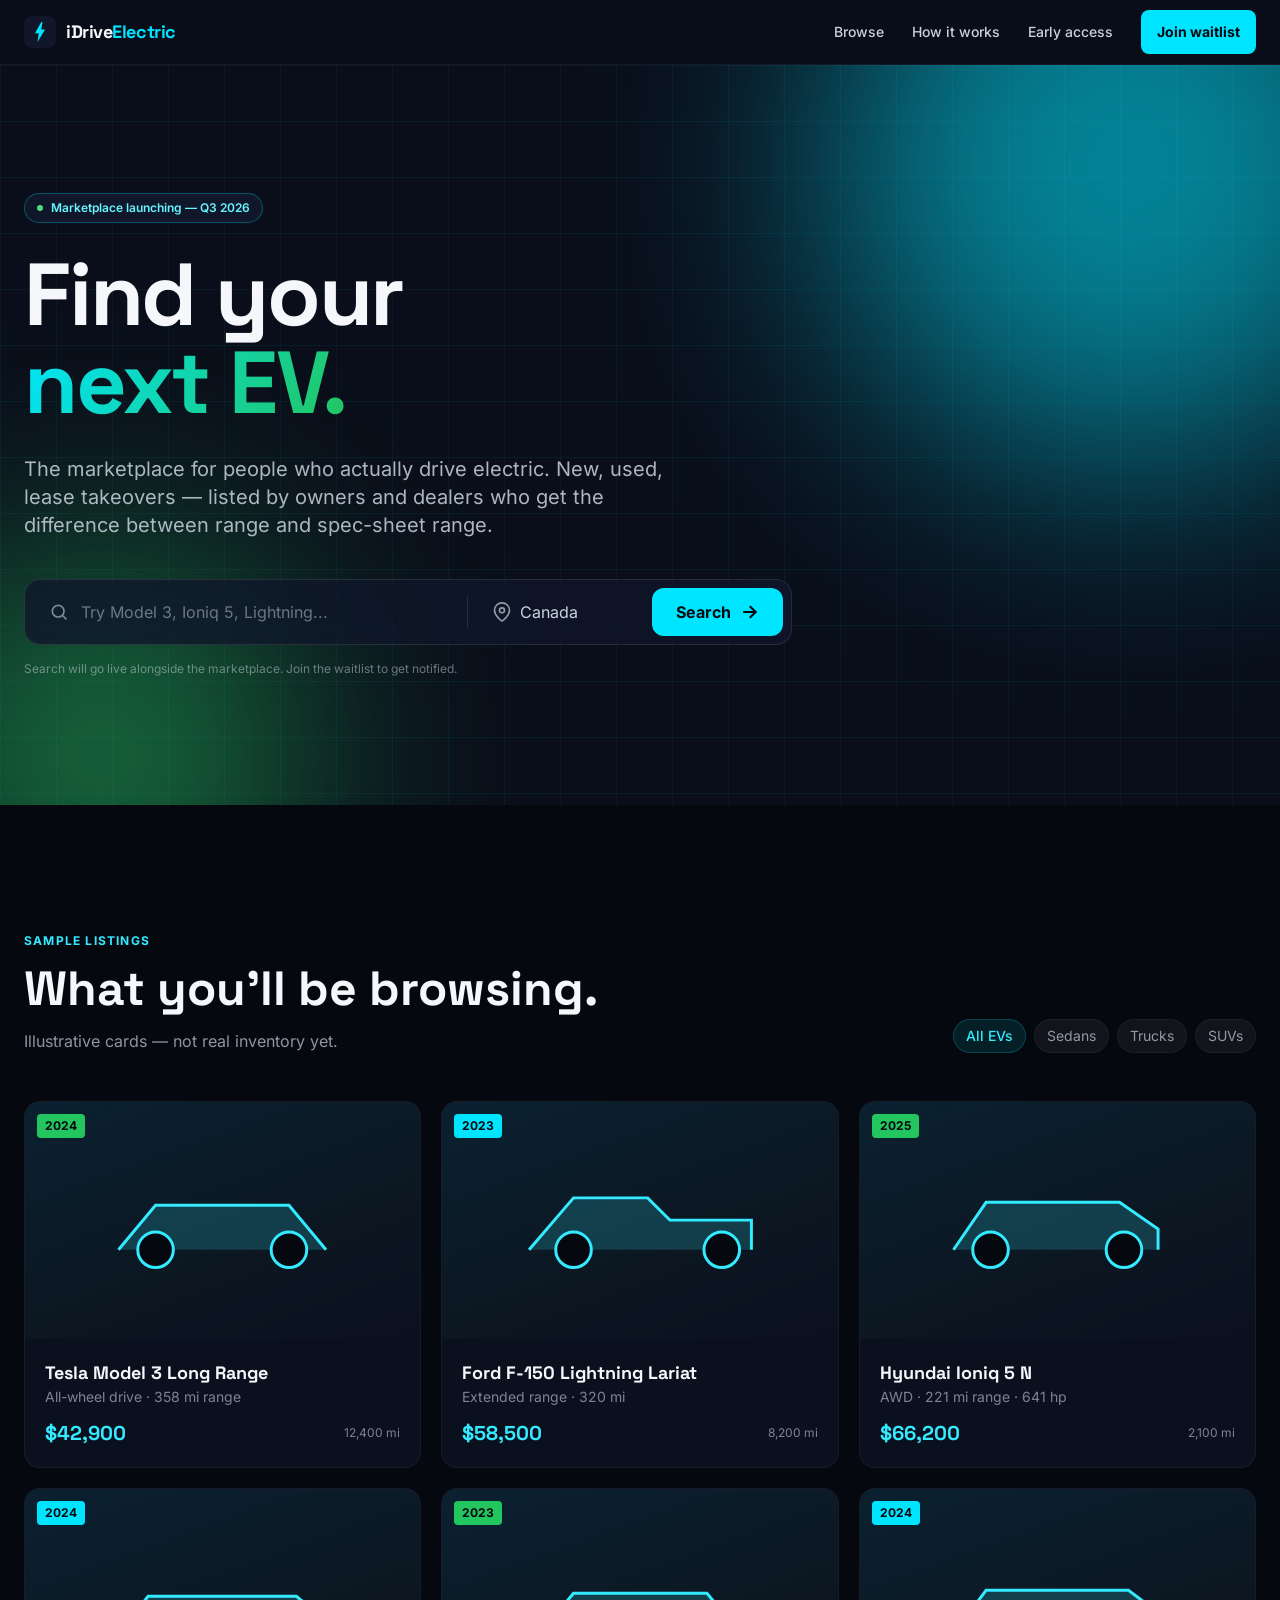
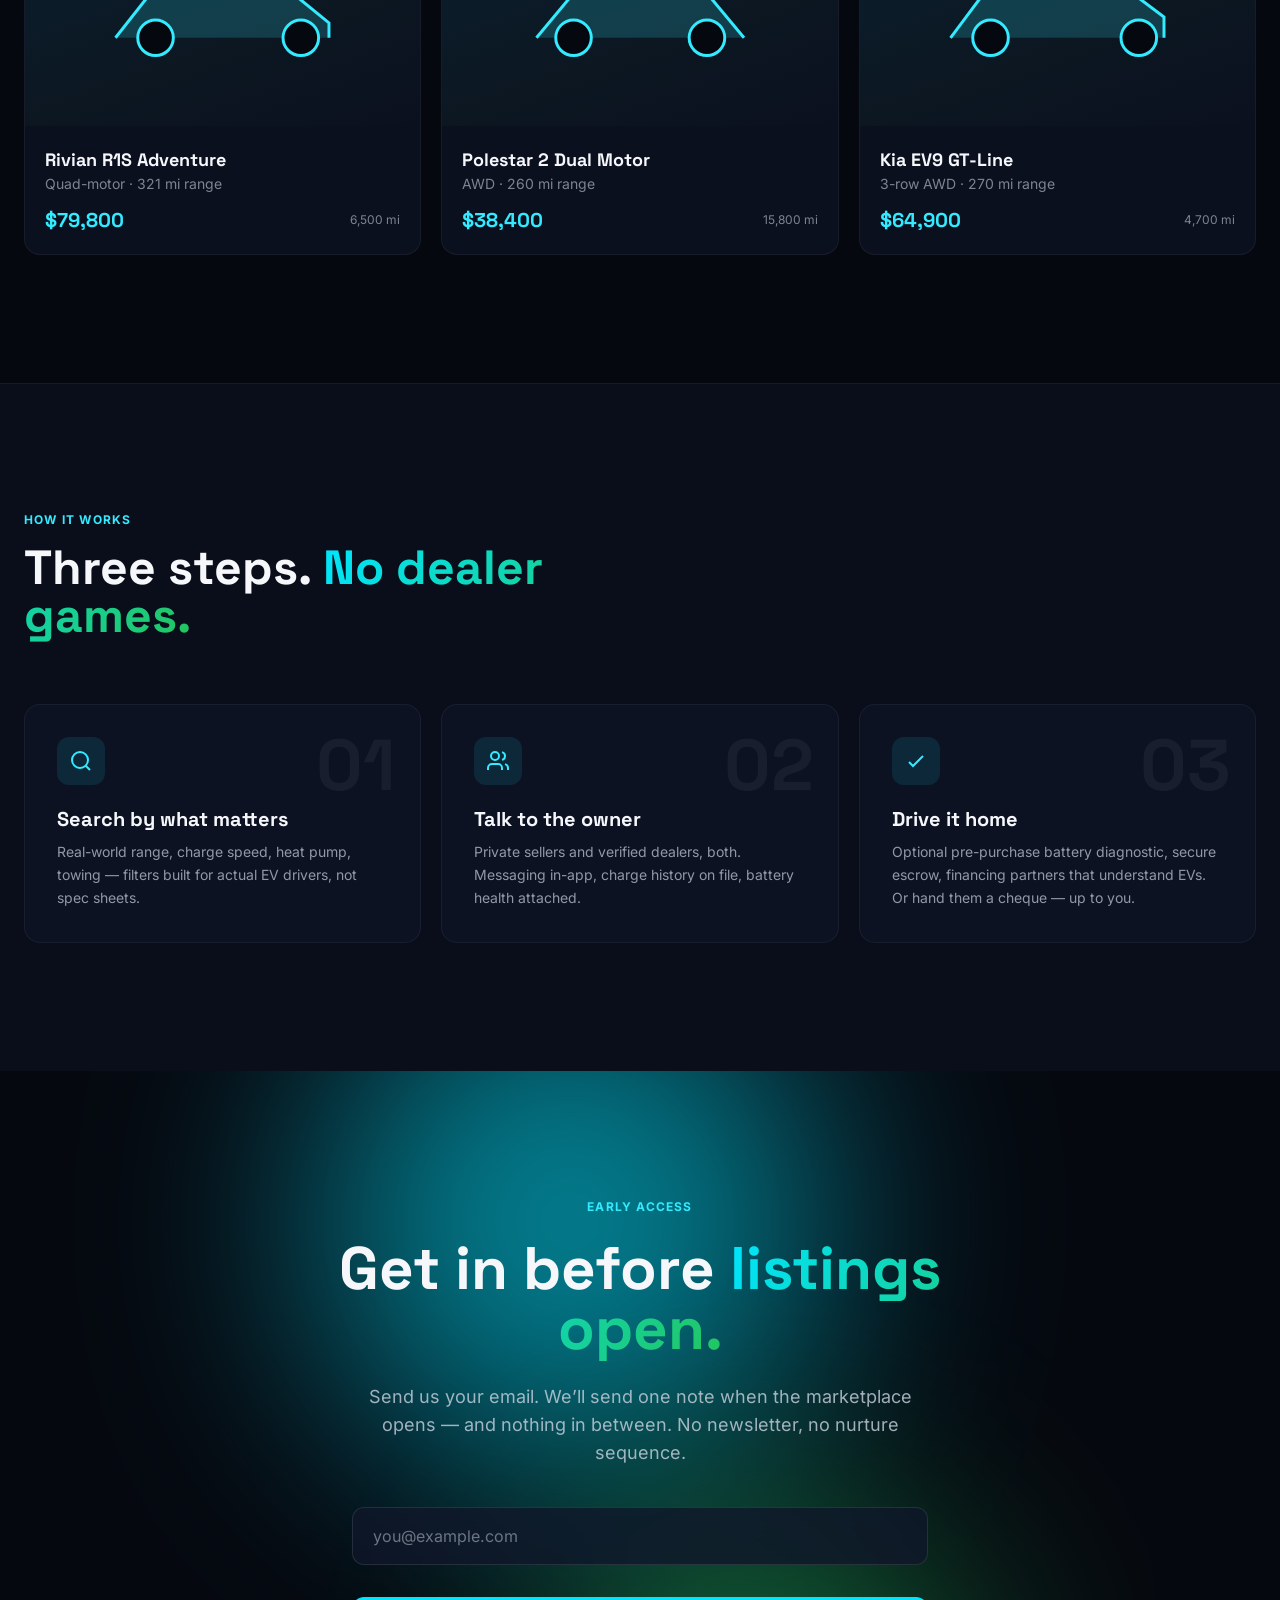
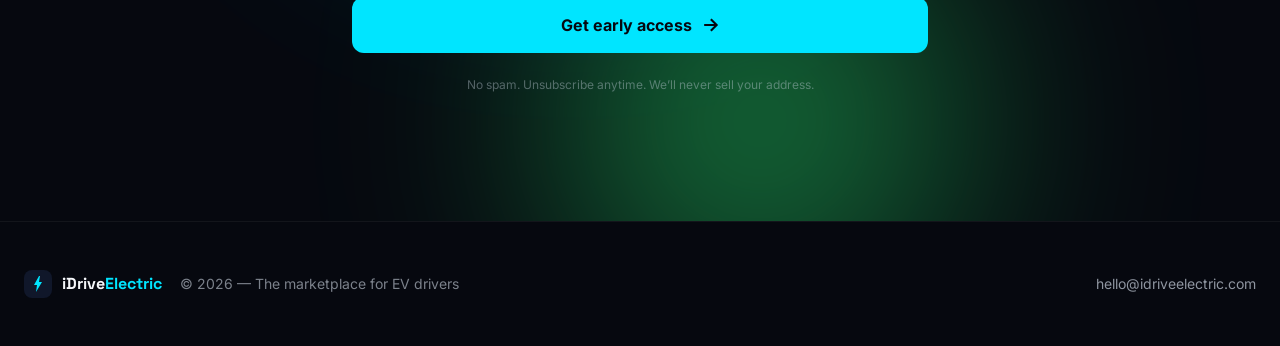
<file: index.html>
<!DOCTYPE html>
<html lang="en" class="scroll-smooth">
<head>
<meta charset="UTF-8">
<meta name="viewport" content="width=device-width, initial-scale=1.0">
<title>iDriveElectric — The Marketplace for People Who Drive Electric</title>
<meta name="description" content="Find your next EV. New and used electric vehicles, listed by people who actually own them. Launching soon — get early access.">
<link rel="canonical" href="https://idriveelectric.com/">
<meta name="theme-color" content="#00E5FF">
<meta property="og:title" content="iDriveElectric — The Marketplace for People Who Drive Electric">
<meta property="og:description" content="New and used electric vehicles, listed by people who actually own them.">
<meta property="og:type" content="website">
<meta property="og:url" content="https://idriveelectric.com">
<link rel="preload" href="/fonts/inter-latin.woff2" as="font" type="font/woff2" crossorigin>
<link rel="preload" href="/fonts/space-grotesk-latin.woff2" as="font" type="font/woff2" crossorigin>
<link rel="icon" href="data:image/svg+xml,%3Csvg xmlns='http://www.w3.org/2000/svg' viewBox='0 0 32 32'%3E%3Crect width='32' height='32' fill='%230A0E1A' rx='6'/%3E%3Cpath d='M12 6l-4 14h6l-2 6 10-14h-6l2-6z' fill='%2300E5FF'/%3E%3C/svg%3E">
<link rel="stylesheet" href="/style.css">
<style>
  body { font-family: 'Inter', system-ui, sans-serif; }
  .font-display { font-family: 'Space Grotesk', system-ui, sans-serif; }
  *:focus-visible {
    outline: 3px solid #00E5FF;
    outline-offset: 3px;
    border-radius: 6px;
  }
  .hp { position: absolute; left: -10000px; }
  .grid-bg {
    background-image:
      linear-gradient(rgba(0,229,255,.06) 1px, transparent 1px),
      linear-gradient(90deg, rgba(0,229,255,.06) 1px, transparent 1px);
    background-size: 56px 56px;
  }
  .grad-cyan-volt {
    background: linear-gradient(120deg, #00E5FF 0%, #22C55E 100%);
    -webkit-background-clip: text;
    background-clip: text;
    -webkit-text-fill-color: transparent;
  }
  .glow {
    box-shadow: 0 0 0 1px rgba(0,229,255,.4), 0 8px 40px -8px rgba(0,229,255,.5);
  }
  .grad-bg-card {
    background: linear-gradient(160deg, rgba(0,229,255,.08), rgba(34,197,94,.04) 60%, transparent);
  }
  .glow-blob {
    position: absolute;
    border-radius: 9999px;
    filter: blur(120px);
    opacity: 0.55;
    pointer-events: none;
  }
  @media (prefers-reduced-motion: no-preference) {
    .pulse-dot { animation: pulse 2s ease-in-out infinite; }
    @keyframes pulse {
      0%, 100% { opacity: 1; }
      50% { opacity: 0.4; }
    }
    .reveal { opacity: 0; transform: translateY(20px); animation: rise .7s ease-out forwards; }
    .reveal-2 { animation-delay: .12s; }
    .reveal-3 { animation-delay: .24s; }
    @keyframes rise { to { opacity: 1; transform: translateY(0); } }
  }
</style>
</head>
<body class="bg-ink-900 text-bone-50 antialiased">

<a href="#main" class="sr-only focus:not-sr-only focus:fixed focus:top-4 focus:left-4 bg-cyan-500 text-ink-950 px-4 py-2 rounded-md z-50 text-sm font-bold">Skip to content</a>

<header class="sticky top-0 z-30 border-b border-white/5 bg-ink-900/85 backdrop-blur">
  <div class="max-w-7xl mx-auto px-6 h-16 flex items-center justify-between">
    <a href="#" class="flex items-center gap-2.5" aria-label="iDriveElectric home">
      <span class="w-8 h-8 rounded-lg bg-ink-800 grid place-items-center" aria-hidden="true">
        <svg class="w-4 h-5" viewBox="0 0 24 32" fill="none" aria-hidden="true"><path d="M14 0L4 18h6l-2 14L20 12h-6l2-12z" fill="#00E5FF"/></svg>
      </span>
      <span class="font-display font-bold text-lg tracking-tight">iDrive<span class="text-cyan-500">Electric</span></span>
    </a>
    <nav class="hidden md:flex items-center gap-7 text-sm font-medium text-bone-200" aria-label="Primary">
      <a href="#browse" class="hover:text-cyan-400 transition-colors">Browse</a>
      <a href="#how" class="hover:text-cyan-400 transition-colors">How it works</a>
      <a href="#waitlist" class="hover:text-cyan-400 transition-colors">Early access</a>
      <a href="#waitlist" class="inline-flex items-center gap-1.5 bg-cyan-500 text-ink-950 hover:bg-cyan-400 px-4 py-2 rounded-lg font-bold transition-colors min-h-[44px]">Join waitlist</a>
    </nav>
    <a href="#waitlist" class="md:hidden bg-cyan-500 text-ink-950 px-4 py-2 rounded-lg text-sm font-bold min-h-[44px] inline-flex items-center">Waitlist</a>
  </div>
</header>

<main id="main">

  <!-- HERO -->
  <section class="relative overflow-hidden grid-bg">
    <span class="glow-blob bg-cyan-500 w-[600px] h-[600px] top-[-200px] right-[-150px]" aria-hidden="true"></span>
    <span class="glow-blob bg-volt-500 w-[400px] h-[400px] bottom-[-150px] left-[-100px] opacity-40" aria-hidden="true"></span>
    <div class="relative max-w-7xl mx-auto px-6 pt-20 pb-24 md:pt-32 md:pb-32">
      <div class="max-w-4xl reveal">
        <div class="inline-flex items-center gap-2 bg-ink-800 border border-cyan-500/30 px-3 py-1.5 rounded-full text-xs font-semibold mb-7 text-cyan-300">
          <span class="w-1.5 h-1.5 bg-volt-400 rounded-full pulse-dot" aria-hidden="true"></span>
          Marketplace launching — Q3 2026
        </div>
        <h1 class="font-display text-5xl md:text-7xl lg:text-[5.5rem] font-bold leading-[1.02] tracking-tight mb-7">
          Find your <br><span class="grad-cyan-volt">next EV.</span>
        </h1>
        <p class="text-lg md:text-xl text-bone-200/85 leading-relaxed mb-10 max-w-2xl">
          The marketplace for people who actually drive electric. New, used, lease takeovers
          &mdash; listed by owners and dealers who get the difference between range and
          spec-sheet range.
        </p>

        <!-- Mock search bar -->
        <form class="reveal reveal-2 max-w-3xl bg-ink-800/80 border border-white/10 rounded-2xl p-2 flex flex-col sm:flex-row gap-2 backdrop-blur" onsubmit="event.preventDefault(); window.location.hash='#waitlist'; document.getElementById('waitlist-cta').focus()">
          <label class="flex-1 flex items-center gap-3 px-4 py-3">
            <svg class="w-5 h-5 text-bone-200/60 shrink-0" viewBox="0 0 24 24" fill="none" stroke="currentColor" stroke-width="2" aria-hidden="true"><circle cx="11" cy="11" r="7"/><path d="M21 21l-4.3-4.3"/></svg>
            <span class="sr-only">Search make or model</span>
            <input type="search" class="bg-transparent text-bone-50 placeholder-bone-200/50 w-full outline-none text-base" placeholder="Try Model 3, Ioniq 5, Lightning..." aria-label="Search EVs">
          </label>
          <div class="hidden sm:block w-px bg-white/10 my-2"></div>
          <label class="flex items-center gap-2 px-4 py-3 text-base text-bone-200/70">
            <svg class="w-5 h-5" viewBox="0 0 24 24" fill="none" stroke="currentColor" stroke-width="2" aria-hidden="true"><path d="M21 10c0 7-9 13-9 13s-9-6-9-13a9 9 0 0118 0z"/><circle cx="12" cy="10" r="3"/></svg>
            <span class="sr-only">Region</span>
            <select class="bg-transparent text-bone-200 outline-none appearance-none pr-2" aria-label="Region">
              <option class="bg-ink-800">Canada</option>
              <option class="bg-ink-800">United States</option>
            </select>
          </label>
          <button type="submit" class="bg-cyan-500 hover:bg-cyan-400 text-ink-950 font-bold px-6 py-3 rounded-xl transition-colors min-h-[48px] inline-flex items-center justify-center gap-2">
            Search
            <svg class="w-5 h-5" viewBox="0 0 24 24" fill="none" stroke="currentColor" stroke-width="2.5" aria-hidden="true"><path d="M5 12h14M13 5l7 7-7 7"/></svg>
          </button>
        </form>
        <p class="text-xs text-bone-200/50 mt-4 reveal reveal-3">Search will go live alongside the marketplace. Join the waitlist to get notified.</p>
      </div>
    </div>
  </section>

  <!-- BROWSE / SAMPLE LISTINGS -->
  <section id="browse" class="py-24 md:py-32 bg-ink-950 relative">
    <div class="max-w-7xl mx-auto px-6">
      <div class="flex flex-wrap items-end justify-between gap-6 mb-12">
        <div class="max-w-2xl">
          <div class="text-xs uppercase tracking-widest text-cyan-400 font-bold mb-4">Sample listings</div>
          <h2 class="font-display text-4xl md:text-5xl font-bold leading-tight mb-4">
            What you&rsquo;ll be browsing.
          </h2>
          <p class="text-bone-200/70">Illustrative cards &mdash; not real inventory yet.</p>
        </div>
        <div class="flex gap-2 text-sm">
          <span class="px-3 py-1.5 bg-cyan-500/10 text-cyan-400 rounded-full border border-cyan-500/20 font-medium">All EVs</span>
          <span class="px-3 py-1.5 bg-white/5 text-bone-200/70 rounded-full border border-white/5">Sedans</span>
          <span class="px-3 py-1.5 bg-white/5 text-bone-200/70 rounded-full border border-white/5">Trucks</span>
          <span class="px-3 py-1.5 bg-white/5 text-bone-200/70 rounded-full border border-white/5">SUVs</span>
        </div>
      </div>

      <div class="grid sm:grid-cols-2 lg:grid-cols-3 gap-5">
        <article class="rounded-2xl border border-white/5 bg-ink-800/60 overflow-hidden hover:border-cyan-500/40 transition-colors group">
          <div class="aspect-[5/3] grad-bg-card relative grid place-items-center overflow-hidden">
            <svg viewBox="0 0 200 100" class="w-3/4 text-cyan-400" aria-hidden="true"><path d="M30 70 L55 40 H145 L170 70 Z M50 70 V80 H60 V70 Z M140 70 V80 H150 V70 Z" fill="currentColor" opacity=".18"/><path d="M30 70 L55 40 H145 L170 70" stroke="currentColor" stroke-width="2" fill="none"/><circle cx="55" cy="70" r="12" fill="#06080F" stroke="currentColor" stroke-width="2"/><circle cx="145" cy="70" r="12" fill="#06080F" stroke="currentColor" stroke-width="2"/></svg>
            <span class="absolute top-3 left-3 bg-volt-500 text-ink-950 text-xs font-bold px-2 py-1 rounded">2024</span>
          </div>
          <div class="p-5">
            <h3 class="font-display font-bold text-lg">Tesla Model 3 Long Range</h3>
            <div class="text-sm text-bone-200/60 mb-3">All-wheel drive · 358 mi range</div>
            <div class="flex items-center justify-between">
              <span class="font-display text-xl font-bold text-cyan-400">$42,900</span>
              <span class="text-xs text-bone-200/60">12,400 mi</span>
            </div>
          </div>
        </article>

        <article class="rounded-2xl border border-white/5 bg-ink-800/60 overflow-hidden hover:border-cyan-500/40 transition-colors group">
          <div class="aspect-[5/3] grad-bg-card relative grid place-items-center overflow-hidden">
            <svg viewBox="0 0 200 100" class="w-3/4 text-cyan-400" aria-hidden="true"><path d="M25 70 L55 35 H105 L120 50 H175 V70 Z M50 70 V80 H62 V70 Z M150 70 V80 H162 V70 Z" fill="currentColor" opacity=".18"/><path d="M25 70 L55 35 H105 L120 50 H175 V70" stroke="currentColor" stroke-width="2" fill="none"/><circle cx="55" cy="70" r="12" fill="#06080F" stroke="currentColor" stroke-width="2"/><circle cx="155" cy="70" r="12" fill="#06080F" stroke="currentColor" stroke-width="2"/></svg>
            <span class="absolute top-3 left-3 bg-cyan-500 text-ink-950 text-xs font-bold px-2 py-1 rounded">2023</span>
          </div>
          <div class="p-5">
            <h3 class="font-display font-bold text-lg">Ford F-150 Lightning Lariat</h3>
            <div class="text-sm text-bone-200/60 mb-3">Extended range · 320 mi</div>
            <div class="flex items-center justify-between">
              <span class="font-display text-xl font-bold text-cyan-400">$58,500</span>
              <span class="text-xs text-bone-200/60">8,200 mi</span>
            </div>
          </div>
        </article>

        <article class="rounded-2xl border border-white/5 bg-ink-800/60 overflow-hidden hover:border-cyan-500/40 transition-colors group">
          <div class="aspect-[5/3] grad-bg-card relative grid place-items-center overflow-hidden">
            <svg viewBox="0 0 200 100" class="w-3/4 text-cyan-400" aria-hidden="true"><path d="M30 70 L52 38 H142 L168 56 V70 Z M50 70 V80 H62 V70 Z M140 70 V80 H152 V70 Z" fill="currentColor" opacity=".18"/><path d="M30 70 L52 38 H142 L168 56 V70" stroke="currentColor" stroke-width="2" fill="none"/><circle cx="55" cy="70" r="12" fill="#06080F" stroke="currentColor" stroke-width="2"/><circle cx="145" cy="70" r="12" fill="#06080F" stroke="currentColor" stroke-width="2"/></svg>
            <span class="absolute top-3 left-3 bg-volt-500 text-ink-950 text-xs font-bold px-2 py-1 rounded">2025</span>
          </div>
          <div class="p-5">
            <h3 class="font-display font-bold text-lg">Hyundai Ioniq 5 N</h3>
            <div class="text-sm text-bone-200/60 mb-3">AWD · 221 mi range · 641 hp</div>
            <div class="flex items-center justify-between">
              <span class="font-display text-xl font-bold text-cyan-400">$66,200</span>
              <span class="text-xs text-bone-200/60">2,100 mi</span>
            </div>
          </div>
        </article>

        <article class="rounded-2xl border border-white/5 bg-ink-800/60 overflow-hidden hover:border-cyan-500/40 transition-colors group">
          <div class="aspect-[5/3] grad-bg-card relative grid place-items-center overflow-hidden">
            <svg viewBox="0 0 200 100" class="w-3/4 text-cyan-400" aria-hidden="true"><path d="M28 70 L50 42 H150 L172 60 V70 Z M48 70 V80 H60 V70 Z M148 70 V80 H160 V70 Z" fill="currentColor" opacity=".18"/><path d="M28 70 L50 42 H150 L172 60 V70" stroke="currentColor" stroke-width="2" fill="none"/><circle cx="55" cy="70" r="12" fill="#06080F" stroke="currentColor" stroke-width="2"/><circle cx="153" cy="70" r="12" fill="#06080F" stroke="currentColor" stroke-width="2"/></svg>
            <span class="absolute top-3 left-3 bg-cyan-500 text-ink-950 text-xs font-bold px-2 py-1 rounded">2024</span>
          </div>
          <div class="p-5">
            <h3 class="font-display font-bold text-lg">Rivian R1S Adventure</h3>
            <div class="text-sm text-bone-200/60 mb-3">Quad-motor · 321 mi range</div>
            <div class="flex items-center justify-between">
              <span class="font-display text-xl font-bold text-cyan-400">$79,800</span>
              <span class="text-xs text-bone-200/60">6,500 mi</span>
            </div>
          </div>
        </article>

        <article class="rounded-2xl border border-white/5 bg-ink-800/60 overflow-hidden hover:border-cyan-500/40 transition-colors group">
          <div class="aspect-[5/3] grad-bg-card relative grid place-items-center overflow-hidden">
            <svg viewBox="0 0 200 100" class="w-3/4 text-cyan-400" aria-hidden="true"><path d="M30 70 L55 40 H145 L170 70 Z M50 70 V80 H60 V70 Z M140 70 V80 H150 V70 Z" fill="currentColor" opacity=".18"/><path d="M30 70 L55 40 H145 L170 70" stroke="currentColor" stroke-width="2" fill="none"/><circle cx="55" cy="70" r="12" fill="#06080F" stroke="currentColor" stroke-width="2"/><circle cx="145" cy="70" r="12" fill="#06080F" stroke="currentColor" stroke-width="2"/></svg>
            <span class="absolute top-3 left-3 bg-volt-500 text-ink-950 text-xs font-bold px-2 py-1 rounded">2023</span>
          </div>
          <div class="p-5">
            <h3 class="font-display font-bold text-lg">Polestar 2 Dual Motor</h3>
            <div class="text-sm text-bone-200/60 mb-3">AWD · 260 mi range</div>
            <div class="flex items-center justify-between">
              <span class="font-display text-xl font-bold text-cyan-400">$38,400</span>
              <span class="text-xs text-bone-200/60">15,800 mi</span>
            </div>
          </div>
        </article>

        <article class="rounded-2xl border border-white/5 bg-ink-800/60 overflow-hidden hover:border-cyan-500/40 transition-colors group">
          <div class="aspect-[5/3] grad-bg-card relative grid place-items-center overflow-hidden">
            <svg viewBox="0 0 200 100" class="w-3/4 text-cyan-400" aria-hidden="true"><path d="M28 70 L52 38 H148 L172 56 V70 Z M50 70 V80 H62 V70 Z M150 70 V80 H162 V70 Z" fill="currentColor" opacity=".18"/><path d="M28 70 L52 38 H148 L172 56 V70" stroke="currentColor" stroke-width="2" fill="none"/><circle cx="55" cy="70" r="12" fill="#06080F" stroke="currentColor" stroke-width="2"/><circle cx="155" cy="70" r="12" fill="#06080F" stroke="currentColor" stroke-width="2"/></svg>
            <span class="absolute top-3 left-3 bg-cyan-500 text-ink-950 text-xs font-bold px-2 py-1 rounded">2024</span>
          </div>
          <div class="p-5">
            <h3 class="font-display font-bold text-lg">Kia EV9 GT-Line</h3>
            <div class="text-sm text-bone-200/60 mb-3">3-row AWD · 270 mi range</div>
            <div class="flex items-center justify-between">
              <span class="font-display text-xl font-bold text-cyan-400">$64,900</span>
              <span class="text-xs text-bone-200/60">4,700 mi</span>
            </div>
          </div>
        </article>
      </div>
    </div>
  </section>

  <!-- HOW IT WORKS -->
  <section id="how" class="py-24 md:py-32 bg-ink-900 border-t border-white/5">
    <div class="max-w-7xl mx-auto px-6">
      <div class="max-w-2xl mb-16">
        <div class="text-xs uppercase tracking-widest text-cyan-400 font-bold mb-4">How it works</div>
        <h2 class="font-display text-4xl md:text-5xl font-bold leading-tight">
          Three steps. <span class="grad-cyan-volt">No dealer games.</span>
        </h2>
      </div>
      <div class="grid md:grid-cols-3 gap-5">
        <div class="bg-ink-800/60 border border-white/5 rounded-2xl p-8 relative">
          <span class="absolute top-6 right-6 font-display text-7xl font-bold text-white/5 leading-none">01</span>
          <div class="w-12 h-12 rounded-xl bg-cyan-500/10 text-cyan-400 flex items-center justify-center mb-5 relative">
            <svg class="w-6 h-6" viewBox="0 0 24 24" fill="none" stroke="currentColor" stroke-width="2" aria-hidden="true"><circle cx="11" cy="11" r="8"/><path d="M21 21l-4.3-4.3"/></svg>
          </div>
          <h3 class="font-display text-xl font-bold mb-2 relative">Search by what matters</h3>
          <p class="text-sm text-bone-200/70 leading-relaxed relative">Real-world range, charge speed, heat pump, towing &mdash; filters built for actual EV drivers, not spec sheets.</p>
        </div>
        <div class="bg-ink-800/60 border border-white/5 rounded-2xl p-8 relative">
          <span class="absolute top-6 right-6 font-display text-7xl font-bold text-white/5 leading-none">02</span>
          <div class="w-12 h-12 rounded-xl bg-cyan-500/10 text-cyan-400 flex items-center justify-center mb-5 relative">
            <svg class="w-6 h-6" viewBox="0 0 24 24" fill="none" stroke="currentColor" stroke-width="2" aria-hidden="true"><path d="M16 21v-2a4 4 0 00-4-4H6a4 4 0 00-4 4v2"/><circle cx="9" cy="7" r="4"/><path d="M22 21v-2a4 4 0 00-3-3.87M16 3.13a4 4 0 010 7.75"/></svg>
          </div>
          <h3 class="font-display text-xl font-bold mb-2 relative">Talk to the owner</h3>
          <p class="text-sm text-bone-200/70 leading-relaxed relative">Private sellers and verified dealers, both. Messaging in-app, charge history on file, battery health attached.</p>
        </div>
        <div class="bg-ink-800/60 border border-white/5 rounded-2xl p-8 relative">
          <span class="absolute top-6 right-6 font-display text-7xl font-bold text-white/5 leading-none">03</span>
          <div class="w-12 h-12 rounded-xl bg-cyan-500/10 text-cyan-400 flex items-center justify-center mb-5 relative">
            <svg class="w-6 h-6" viewBox="0 0 24 24" fill="none" stroke="currentColor" stroke-width="2" aria-hidden="true"><path d="M5 13l4 4L19 7"/></svg>
          </div>
          <h3 class="font-display text-xl font-bold mb-2 relative">Drive it home</h3>
          <p class="text-sm text-bone-200/70 leading-relaxed relative">Optional pre-purchase battery diagnostic, secure escrow, financing partners that understand EVs. Or hand them a cheque &mdash; up to you.</p>
        </div>
      </div>
    </div>
  </section>

  <!-- CTA / EMAIL CAPTURE -->
  <section id="waitlist" class="py-24 md:py-32 bg-ink-950 relative overflow-hidden">
    <span class="glow-blob bg-cyan-500 w-[500px] h-[500px] top-[-100px] left-1/4" aria-hidden="true"></span>
    <span class="glow-blob bg-volt-500 w-[400px] h-[400px] bottom-[-100px] right-1/4 opacity-40" aria-hidden="true"></span>
    <div class="relative max-w-3xl mx-auto px-6 text-center">
      <div class="text-xs uppercase tracking-widest text-cyan-400 font-bold mb-6">Early access</div>
      <h2 class="font-display text-4xl md:text-6xl font-bold leading-tight mb-6">
        Get in before <span class="grad-cyan-volt">listings open.</span>
      </h2>
      <p class="text-lg text-bone-200/80 max-w-xl mx-auto mb-10">
        Send us your email. We&rsquo;ll send one note when the marketplace opens &mdash; and
        nothing in between. No newsletter, no nurture sequence.
      </p>
      <p id="waitlist-sent" class="hidden text-cyan-400 font-semibold mb-6" role="status">Thanks &mdash; you&rsquo;re on the list.</p>
      <p id="waitlist-error" class="hidden text-red-300 font-semibold mb-6" role="alert">Something went wrong. Please try again, or email us instead.</p>
      <form action="/api/forms/waitlist" method="post" class="max-w-xl mx-auto flex flex-col gap-4">
        <input type="hidden" name="_redirect" value="/#waitlist">
        <div class="hp" aria-hidden="true">
          <label>Leave this field empty <input type="text" name="company_website" tabindex="-1" autocomplete="off"></label>
        </div>
        <label class="sr-only" for="waitlist-cta">Email address</label>
        <input id="waitlist-cta" type="email" name="email" required autocomplete="email" placeholder="you@example.com" class="bg-ink-800/80 border border-white/10 rounded-xl px-5 py-4 text-bone-50 placeholder-bone-200/50 w-full text-base">
        <div class="cf-turnstile mx-auto" data-sitekey="0x4AAAAAAFq82v-dLhostaPq"></div>
        <button type="submit" class="bg-cyan-500 hover:bg-cyan-400 text-ink-950 font-bold px-7 py-4 rounded-xl transition-colors inline-flex items-center justify-center gap-2 min-h-[52px]">
          Get early access
          <svg class="w-5 h-5" viewBox="0 0 24 24" fill="none" stroke="currentColor" stroke-width="2.5" aria-hidden="true"><path d="M5 12h14M13 5l7 7-7 7"/></svg>
        </button>
      </form>
      <script src="https://challenges.cloudflare.com/turnstile/v0/api.js" async defer></script>
      <script>
        (function () {
          var f = new URLSearchParams(location.search).get('form');
          var el = document.getElementById(f === 'sent' ? 'waitlist-sent' : f === 'error' ? 'waitlist-error' : '');
          if (el) el.classList.remove('hidden');
        })();
      </script>
      <p class="text-xs text-bone-200/40 mt-6">No spam. Unsubscribe anytime. We&rsquo;ll never sell your address.</p>
    </div>
  </section>

</main>

<footer class="border-t border-white/5 bg-ink-950 py-12">
  <div class="max-w-7xl mx-auto px-6 flex flex-col md:flex-row items-start md:items-center justify-between gap-6">
    <div class="flex items-center gap-2.5">
      <span class="w-7 h-7 rounded-lg bg-ink-800 grid place-items-center" aria-hidden="true">
        <svg class="w-3.5 h-4" viewBox="0 0 24 32" fill="none" aria-hidden="true"><path d="M14 0L4 18h6l-2 14L20 12h-6l2-12z" fill="#00E5FF"/></svg>
      </span>
      <span class="font-display font-bold">iDrive<span class="text-cyan-500">Electric</span></span>
      <span class="text-sm text-bone-200/60 ml-2">&copy; 2026 &mdash; The marketplace for EV drivers</span>
    </div>
    <a href="mailto:hello@idriveelectric.com" class="text-sm text-bone-200/70 hover:text-cyan-400 transition-colors">hello@idriveelectric.com</a>
  </div>
</footer>

</body>
</html>
</file>
<file: style.css>
@font-face{font-family:Inter;font-style:normal;font-weight:400 700;font-display:swap;src:url(/fonts/inter-latin.woff2) format("woff2");unicode-range:u+00??,u+0131,u+0152-0153,u+02bb-02bc,u+02c6,u+02da,u+02dc,u+0304,u+0308,u+0329,u+2000-206f,u+20ac,u+2122,u+2191,u+2193,u+2212,u+2215,u+feff,u+fffd}@font-face{font-family:Space Grotesk;font-style:normal;font-weight:400 700;font-display:swap;src:url(/fonts/space-grotesk-latin.woff2) format("woff2");unicode-range:u+00??,u+0131,u+0152-0153,u+02bb-02bc,u+02c6,u+02da,u+02dc,u+0304,u+0308,u+0329,u+2000-206f,u+20ac,u+2122,u+2191,u+2193,u+2212,u+2215,u+feff,u+fffd}*,:after,:before{--tw-border-spacing-x:0;--tw-border-spacing-y:0;--tw-translate-x:0;--tw-translate-y:0;--tw-rotate:0;--tw-skew-x:0;--tw-skew-y:0;--tw-scale-x:1;--tw-scale-y:1;--tw-pan-x: ;--tw-pan-y: ;--tw-pinch-zoom: ;--tw-scroll-snap-strictness:proximity;--tw-gradient-from-position: ;--tw-gradient-via-position: ;--tw-gradient-to-position: ;--tw-ordinal: ;--tw-slashed-zero: ;--tw-numeric-figure: ;--tw-numeric-spacing: ;--tw-numeric-fraction: ;--tw-ring-inset: ;--tw-ring-offset-width:0px;--tw-ring-offset-color:#fff;--tw-ring-color:rgba(59,130,246,.5);--tw-ring-offset-shadow:0 0 #0000;--tw-ring-shadow:0 0 #0000;--tw-shadow:0 0 #0000;--tw-shadow-colored:0 0 #0000;--tw-blur: ;--tw-brightness: ;--tw-contrast: ;--tw-grayscale: ;--tw-hue-rotate: ;--tw-invert: ;--tw-saturate: ;--tw-sepia: ;--tw-drop-shadow: ;--tw-backdrop-blur: ;--tw-backdrop-brightness: ;--tw-backdrop-contrast: ;--tw-backdrop-grayscale: ;--tw-backdrop-hue-rotate: ;--tw-backdrop-invert: ;--tw-backdrop-opacity: ;--tw-backdrop-saturate: ;--tw-backdrop-sepia: ;--tw-contain-size: ;--tw-contain-layout: ;--tw-contain-paint: ;--tw-contain-style: }::backdrop{--tw-border-spacing-x:0;--tw-border-spacing-y:0;--tw-translate-x:0;--tw-translate-y:0;--tw-rotate:0;--tw-skew-x:0;--tw-skew-y:0;--tw-scale-x:1;--tw-scale-y:1;--tw-pan-x: ;--tw-pan-y: ;--tw-pinch-zoom: ;--tw-scroll-snap-strictness:proximity;--tw-gradient-from-position: ;--tw-gradient-via-position: ;--tw-gradient-to-position: ;--tw-ordinal: ;--tw-slashed-zero: ;--tw-numeric-figure: ;--tw-numeric-spacing: ;--tw-numeric-fraction: ;--tw-ring-inset: ;--tw-ring-offset-width:0px;--tw-ring-offset-color:#fff;--tw-ring-color:rgba(59,130,246,.5);--tw-ring-offset-shadow:0 0 #0000;--tw-ring-shadow:0 0 #0000;--tw-shadow:0 0 #0000;--tw-shadow-colored:0 0 #0000;--tw-blur: ;--tw-brightness: ;--tw-contrast: ;--tw-grayscale: ;--tw-hue-rotate: ;--tw-invert: ;--tw-saturate: ;--tw-sepia: ;--tw-drop-shadow: ;--tw-backdrop-blur: ;--tw-backdrop-brightness: ;--tw-backdrop-contrast: ;--tw-backdrop-grayscale: ;--tw-backdrop-hue-rotate: ;--tw-backdrop-invert: ;--tw-backdrop-opacity: ;--tw-backdrop-saturate: ;--tw-backdrop-sepia: ;--tw-contain-size: ;--tw-contain-layout: ;--tw-contain-paint: ;--tw-contain-style: }

/*! tailwindcss v3.4.17 | MIT License | https://tailwindcss.com*/*,:after,:before{box-sizing:border-box;border:0 solid #e5e7eb}:after,:before{--tw-content:""}:host,html{line-height:1.5;-webkit-text-size-adjust:100%;-moz-tab-size:4;-o-tab-size:4;tab-size:4;font-family:Inter,system-ui,sans-serif;font-feature-settings:normal;font-variation-settings:normal;-webkit-tap-highlight-color:transparent}body{margin:0;line-height:inherit}hr{height:0;color:inherit;border-top-width:1px}abbr:where([title]){-webkit-text-decoration:underline dotted;text-decoration:underline dotted}h1,h2,h3,h4,h5,h6{font-size:inherit;font-weight:inherit}a{color:inherit;text-decoration:inherit}b,strong{font-weight:bolder}code,kbd,pre,samp{font-family:ui-monospace,SFMono-Regular,Menlo,Monaco,Consolas,Liberation Mono,Courier New,monospace;font-feature-settings:normal;font-variation-settings:normal;font-size:1em}small{font-size:80%}sub,sup{font-size:75%;line-height:0;position:relative;vertical-align:baseline}sub{bottom:-.25em}sup{top:-.5em}table{text-indent:0;border-color:inherit;border-collapse:collapse}button,input,optgroup,select,textarea{font-family:inherit;font-feature-settings:inherit;font-variation-settings:inherit;font-size:100%;font-weight:inherit;line-height:inherit;letter-spacing:inherit;color:inherit;margin:0;padding:0}button,select{text-transform:none}button,input:where([type=button]),input:where([type=reset]),input:where([type=submit]){-webkit-appearance:button;background-color:transparent;background-image:none}:-moz-focusring{outline:auto}:-moz-ui-invalid{box-shadow:none}progress{vertical-align:baseline}::-webkit-inner-spin-button,::-webkit-outer-spin-button{height:auto}[type=search]{-webkit-appearance:textfield;outline-offset:-2px}::-webkit-search-decoration{-webkit-appearance:none}::-webkit-file-upload-button{-webkit-appearance:button;font:inherit}summary{display:list-item}blockquote,dd,dl,figure,h1,h2,h3,h4,h5,h6,hr,p,pre{margin:0}fieldset{margin:0}fieldset,legend{padding:0}menu,ol,ul{list-style:none;margin:0;padding:0}dialog{padding:0}textarea{resize:vertical}input::-moz-placeholder,textarea::-moz-placeholder{opacity:1;color:#9ca3af}input::placeholder,textarea::placeholder{opacity:1;color:#9ca3af}[role=button],button{cursor:pointer}:disabled{cursor:default}audio,canvas,embed,iframe,img,object,svg,video{display:block;vertical-align:middle}img,video{max-width:100%;height:auto}[hidden]:where(:not([hidden=until-found])){display:none}.sr-only{position:absolute;width:1px;height:1px;padding:0;margin:-1px;overflow:hidden;clip:rect(0,0,0,0);white-space:nowrap;border-width:0}.absolute{position:absolute}.relative{position:relative}.sticky{position:sticky}.bottom-\[-100px\]{bottom:-100px}.bottom-\[-150px\]{bottom:-150px}.left-1\/4{left:25%}.left-3{left:.75rem}.left-\[-100px\]{left:-100px}.right-1\/4{right:25%}.right-6{right:1.5rem}.right-\[-150px\]{right:-150px}.top-0{top:0}.top-3{top:.75rem}.top-6{top:1.5rem}.top-\[-100px\]{top:-100px}.top-\[-200px\]{top:-200px}.z-30{z-index:30}.z-50{z-index:50}.mx-auto{margin-left:auto;margin-right:auto}.my-2{margin-top:.5rem;margin-bottom:.5rem}.mb-10{margin-bottom:2.5rem}.mb-12{margin-bottom:3rem}.mb-16{margin-bottom:4rem}.mb-2{margin-bottom:.5rem}.mb-3{margin-bottom:.75rem}.mb-4{margin-bottom:1rem}.mb-5{margin-bottom:1.25rem}.mb-6{margin-bottom:1.5rem}.mb-7{margin-bottom:1.75rem}.ml-2{margin-left:.5rem}.mt-4{margin-top:1rem}.mt-6{margin-top:1.5rem}.flex{display:flex}.inline-flex{display:inline-flex}.grid{display:grid}.hidden{display:none}.aspect-\[5\/3\]{aspect-ratio:5/3}.h-1\.5{height:.375rem}.h-12{height:3rem}.h-16{height:4rem}.h-4{height:1rem}.h-5{height:1.25rem}.h-6{height:1.5rem}.h-7{height:1.75rem}.h-8{height:2rem}.h-\[400px\]{height:400px}.h-\[500px\]{height:500px}.h-\[600px\]{height:600px}.min-h-\[44px\]{min-height:44px}.min-h-\[48px\]{min-height:48px}.min-h-\[52px\]{min-height:52px}.w-1\.5{width:.375rem}.w-12{width:3rem}.w-3\.5{width:.875rem}.w-3\/4{width:75%}.w-4{width:1rem}.w-5{width:1.25rem}.w-6{width:1.5rem}.w-7{width:1.75rem}.w-8{width:2rem}.w-\[400px\]{width:400px}.w-\[500px\]{width:500px}.w-\[600px\]{width:600px}.w-full{width:100%}.w-px{width:1px}.max-w-2xl{max-width:42rem}.max-w-3xl{max-width:48rem}.max-w-4xl{max-width:56rem}.max-w-7xl{max-width:80rem}.max-w-xl{max-width:36rem}.flex-1{flex:1 1 0%}.shrink-0{flex-shrink:0}.transform{transform:translate(var(--tw-translate-x),var(--tw-translate-y)) rotate(var(--tw-rotate)) skewX(var(--tw-skew-x)) skewY(var(--tw-skew-y)) scaleX(var(--tw-scale-x)) scaleY(var(--tw-scale-y))}.appearance-none{-webkit-appearance:none;-moz-appearance:none;appearance:none}.flex-col{flex-direction:column}.flex-wrap{flex-wrap:wrap}.place-items-center{place-items:center}.items-start{align-items:flex-start}.items-end{align-items:flex-end}.items-center{align-items:center}.justify-center{justify-content:center}.justify-between{justify-content:space-between}.gap-1\.5{gap:.375rem}.gap-2{gap:.5rem}.gap-2\.5{gap:.625rem}.gap-3{gap:.75rem}.gap-4{gap:1rem}.gap-5{gap:1.25rem}.gap-6{gap:1.5rem}.gap-7{gap:1.75rem}.overflow-hidden{overflow:hidden}.scroll-smooth{scroll-behavior:smooth}.rounded{border-radius:.25rem}.rounded-2xl{border-radius:1rem}.rounded-full{border-radius:9999px}.rounded-lg{border-radius:.5rem}.rounded-md{border-radius:.375rem}.rounded-xl{border-radius:.75rem}.border{border-width:1px}.border-b{border-bottom-width:1px}.border-t{border-top-width:1px}.border-cyan-500\/20{border-color:rgba(0,229,255,.2)}.border-cyan-500\/30{border-color:rgba(0,229,255,.3)}.border-white\/10{border-color:hsla(0,0%,100%,.1)}.border-white\/5{border-color:hsla(0,0%,100%,.05)}.bg-cyan-500{--tw-bg-opacity:1;background-color:rgb(0 229 255/var(--tw-bg-opacity,1))}.bg-cyan-500\/10{background-color:rgba(0,229,255,.1)}.bg-ink-800{--tw-bg-opacity:1;background-color:rgb(16 23 42/var(--tw-bg-opacity,1))}.bg-ink-800\/60{background-color:rgba(16,23,42,.6)}.bg-ink-800\/80{background-color:rgba(16,23,42,.8)}.bg-ink-900{--tw-bg-opacity:1;background-color:rgb(10 14 26/var(--tw-bg-opacity,1))}.bg-ink-900\/85{background-color:rgba(10,14,26,.85)}.bg-ink-950{--tw-bg-opacity:1;background-color:rgb(6 8 15/var(--tw-bg-opacity,1))}.bg-transparent{background-color:transparent}.bg-volt-400{--tw-bg-opacity:1;background-color:rgb(74 222 128/var(--tw-bg-opacity,1))}.bg-volt-500{--tw-bg-opacity:1;background-color:rgb(34 197 94/var(--tw-bg-opacity,1))}.bg-white\/10{background-color:hsla(0,0%,100%,.1)}.bg-white\/5{background-color:hsla(0,0%,100%,.05)}.p-2{padding:.5rem}.p-5{padding:1.25rem}.p-8{padding:2rem}.px-2{padding-left:.5rem;padding-right:.5rem}.px-3{padding-left:.75rem;padding-right:.75rem}.px-4{padding-left:1rem;padding-right:1rem}.px-5{padding-left:1.25rem;padding-right:1.25rem}.px-6{padding-left:1.5rem;padding-right:1.5rem}.px-7{padding-left:1.75rem;padding-right:1.75rem}.py-1{padding-top:.25rem;padding-bottom:.25rem}.py-1\.5{padding-top:.375rem;padding-bottom:.375rem}.py-12{padding-top:3rem;padding-bottom:3rem}.py-2{padding-top:.5rem;padding-bottom:.5rem}.py-24{padding-top:6rem;padding-bottom:6rem}.py-3{padding-top:.75rem;padding-bottom:.75rem}.py-4{padding-top:1rem;padding-bottom:1rem}.pb-24{padding-bottom:6rem}.pr-2{padding-right:.5rem}.pt-20{padding-top:5rem}.text-center{text-align:center}.font-display{font-family:Space Grotesk,system-ui,sans-serif}.text-4xl{font-size:2.25rem;line-height:2.5rem}.text-5xl{font-size:3rem;line-height:1}.text-7xl{font-size:4.5rem;line-height:1}.text-base{font-size:1rem;line-height:1.5rem}.text-lg{font-size:1.125rem;line-height:1.75rem}.text-sm{font-size:.875rem;line-height:1.25rem}.text-xl{font-size:1.25rem;line-height:1.75rem}.text-xs{font-size:.75rem;line-height:1rem}.font-bold{font-weight:700}.font-medium{font-weight:500}.font-semibold{font-weight:600}.uppercase{text-transform:uppercase}.leading-\[1\.02\]{line-height:1.02}.leading-none{line-height:1}.leading-relaxed{line-height:1.625}.leading-tight{line-height:1.25}.tracking-tight{letter-spacing:-.025em}.tracking-widest{letter-spacing:.1em}.text-bone-200{--tw-text-opacity:1;color:rgb(201 210 222/var(--tw-text-opacity,1))}.text-bone-200\/40{color:rgba(201,210,222,.4)}.text-bone-200\/50{color:rgba(201,210,222,.5)}.text-bone-200\/60{color:rgba(201,210,222,.6)}.text-bone-200\/70{color:rgba(201,210,222,.7)}.text-bone-200\/80{color:rgba(201,210,222,.8)}.text-bone-200\/85{color:rgba(201,210,222,.85)}.text-bone-50{--tw-text-opacity:1;color:rgb(245 247 250/var(--tw-text-opacity,1))}.text-cyan-300{--tw-text-opacity:1;color:rgb(103 245 255/var(--tw-text-opacity,1))}.text-cyan-400{--tw-text-opacity:1;color:rgb(51 234 255/var(--tw-text-opacity,1))}.text-cyan-500{--tw-text-opacity:1;color:rgb(0 229 255/var(--tw-text-opacity,1))}.text-ink-950{--tw-text-opacity:1;color:rgb(6 8 15/var(--tw-text-opacity,1))}.text-red-300{--tw-text-opacity:1;color:rgb(252 165 165/var(--tw-text-opacity,1))}.text-white\/5{color:hsla(0,0%,100%,.05)}.antialiased{-webkit-font-smoothing:antialiased;-moz-osx-font-smoothing:grayscale}.placeholder-bone-200\/50::-moz-placeholder{color:rgba(201,210,222,.5)}.placeholder-bone-200\/50::placeholder{color:rgba(201,210,222,.5)}.opacity-40{opacity:.4}.outline-none{outline:2px solid transparent;outline-offset:2px}.outline{outline-style:solid}.blur{--tw-blur:blur(8px)}.blur,.filter{filter:var(--tw-blur) var(--tw-brightness) var(--tw-contrast) var(--tw-grayscale) var(--tw-hue-rotate) var(--tw-invert) var(--tw-saturate) var(--tw-sepia) var(--tw-drop-shadow)}.backdrop-blur{--tw-backdrop-blur:blur(8px);-webkit-backdrop-filter:var(--tw-backdrop-blur) var(--tw-backdrop-brightness) var(--tw-backdrop-contrast) var(--tw-backdrop-grayscale) var(--tw-backdrop-hue-rotate) var(--tw-backdrop-invert) var(--tw-backdrop-opacity) var(--tw-backdrop-saturate) var(--tw-backdrop-sepia);backdrop-filter:var(--tw-backdrop-blur) var(--tw-backdrop-brightness) var(--tw-backdrop-contrast) var(--tw-backdrop-grayscale) var(--tw-backdrop-hue-rotate) var(--tw-backdrop-invert) var(--tw-backdrop-opacity) var(--tw-backdrop-saturate) var(--tw-backdrop-sepia)}.transition-colors{transition-property:color,background-color,border-color,text-decoration-color,fill,stroke;transition-timing-function:cubic-bezier(.4,0,.2,1);transition-duration:.15s}.ease-in-out{transition-timing-function:cubic-bezier(.4,0,.2,1)}.ease-out{transition-timing-function:cubic-bezier(0,0,.2,1)}.hover\:border-cyan-500\/40:hover{border-color:rgba(0,229,255,.4)}.hover\:bg-cyan-400:hover{--tw-bg-opacity:1;background-color:rgb(51 234 255/var(--tw-bg-opacity,1))}.hover\:text-cyan-400:hover{--tw-text-opacity:1;color:rgb(51 234 255/var(--tw-text-opacity,1))}.focus\:not-sr-only:focus{position:static;width:auto;height:auto;padding:0;margin:0;overflow:visible;clip:auto;white-space:normal}.focus\:fixed:focus{position:fixed}.focus\:left-4:focus{left:1rem}.focus\:top-4:focus{top:1rem}@media (min-width:640px){.sm\:block{display:block}.sm\:grid-cols-2{grid-template-columns:repeat(2,minmax(0,1fr))}.sm\:flex-row{flex-direction:row}}@media (min-width:768px){.md\:flex{display:flex}.md\:hidden{display:none}.md\:grid-cols-3{grid-template-columns:repeat(3,minmax(0,1fr))}.md\:flex-row{flex-direction:row}.md\:items-center{align-items:center}.md\:py-32{padding-top:8rem}.md\:pb-32,.md\:py-32{padding-bottom:8rem}.md\:pt-32{padding-top:8rem}.md\:text-5xl{font-size:3rem;line-height:1}.md\:text-6xl{font-size:3.75rem;line-height:1}.md\:text-7xl{font-size:4.5rem;line-height:1}.md\:text-xl{font-size:1.25rem;line-height:1.75rem}}@media (min-width:1024px){.lg\:grid-cols-3{grid-template-columns:repeat(3,minmax(0,1fr))}.lg\:text-\[5\.5rem\]{font-size:5.5rem}}
</file>
